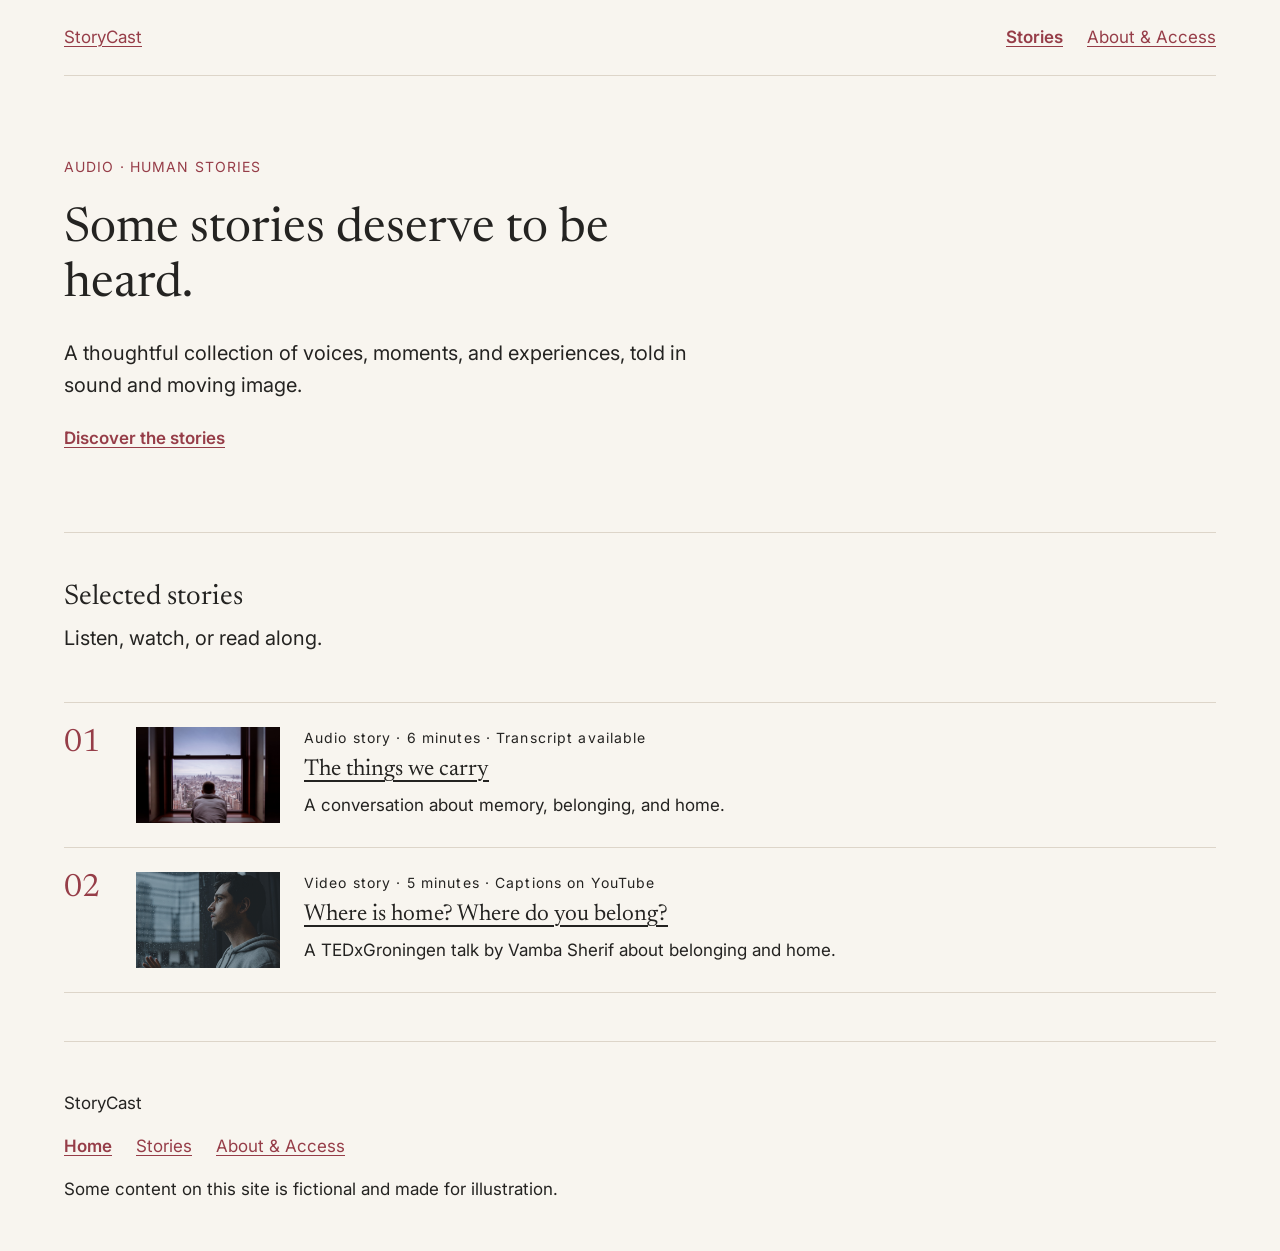
<file: index.html>
<!DOCTYPE html>
<html lang="en">
<head>
  <meta charset="UTF-8">
  <meta name="viewport" content="width=device-width, initial-scale=1.0">
  <title>StoryCast | Some stories deserve to be heard</title>
  <meta name="description" content="StoryCast is a quiet publication for audio and human stories.">

  <link rel="preconnect" href="https://fonts.googleapis.com">
  <link rel="preconnect" href="https://fonts.gstatic.com" crossorigin>
  <link href="https://fonts.googleapis.com/css2?family=Inter:wght@400;600&family=Newsreader:opsz,wght@6..72,400;6..72,600&display=swap" rel="stylesheet">

  <link rel="stylesheet" href="css/main.css">
</head>
<body>

  <a class="skip-link" href="#main">Skip to main content</a>

  <header class="site-header">
    <a class="site-header__logo" href="index.html">StoryCast</a>
    <nav class="site-nav" aria-label="Main">
      <ul class="site-nav__list">
        <li><a class="site-nav__link" href="index.html" aria-current="page">Stories</a></li>
        <li><a class="site-nav__link" href="about.html">About &amp; Access</a></li>
      </ul>
    </nav>
  </header>

  <main id="main">
       <section class="hero" aria-labelledby="hero-title">
      <p class="hero__label">Audio · Human stories</p>
      <h1 class="hero__title" id="hero-title">Some stories deserve to be heard.</h1>
      <p class="hero__text">
        A thoughtful collection of voices, moments, and experiences, told in sound and moving image.
      </p>
      <a class="hero__link" href="#stories">Discover the stories</a>
    </section>

        <section class="stories" id="stories" aria-labelledby="stories-title">
      <h2 class="stories__title" id="stories-title">Selected stories</h2>
      <p class="stories__intro">Listen, watch, or read along.</p>

      <ol class="story-list">
        <li class="story-entry">
          <span class="story-entry__number" aria-hidden="true">01</span>
          <img class="story-entry__image" src="assets/images/story-1.png" alt="A StoryCast title card in oxblood red" width="600" height="400" loading="lazy">
          <div class="story-entry__body">
            <p class="story-entry__meta">Audio story · 6 minutes · Transcript available</p>
            <h3 class="story-entry__title">
              <a href="story/story-one.html">The things we carry</a>
            </h3>
            <p class="story-entry__text">A conversation about memory, belonging, and home.</p>
          </div>
        </li>

        <li class="story-entry">
          <span class="story-entry__number" aria-hidden="true">02</span>
          <img class="story-entry__image" src="assets/images/story-2.png" alt="A StoryCast title card for the video story Where is home? Where do you belong?" width="600" height="400" loading="lazy">
          <div class="story-entry__body">
            <p class="story-entry__meta">Video story · 5 minutes · Captions on YouTube</p>
            <h3 class="story-entry__title">
              <a href="story/story-two.html">Where is home? Where do you belong?</a>
            </h3>
            <p class="story-entry__text">A TEDxGroningen talk by Vamba Sherif about belonging and home.</p>
          </div>
        </li>
      </ol>
    </section>
  </main>
  <footer class="site-footer">
    <p class="site-footer__brand">StoryCast</p>
    <nav class="site-footer__nav" aria-label="Footer">
      <ul class="site-footer__list">
        <li><a class="site-footer__link" href="index.html" aria-current="page">Home</a></li>
        <li><a class="site-footer__link" href="index.html#stories">Stories</a></li>
        <li><a class="site-footer__link" href="about.html">About &amp; Access</a></li>
      </ul>
    </nav>
    <p class="site-footer__note">Some content on this site is fictional and made for illustration.</p>
  </footer>
</body>
</html>
</file>
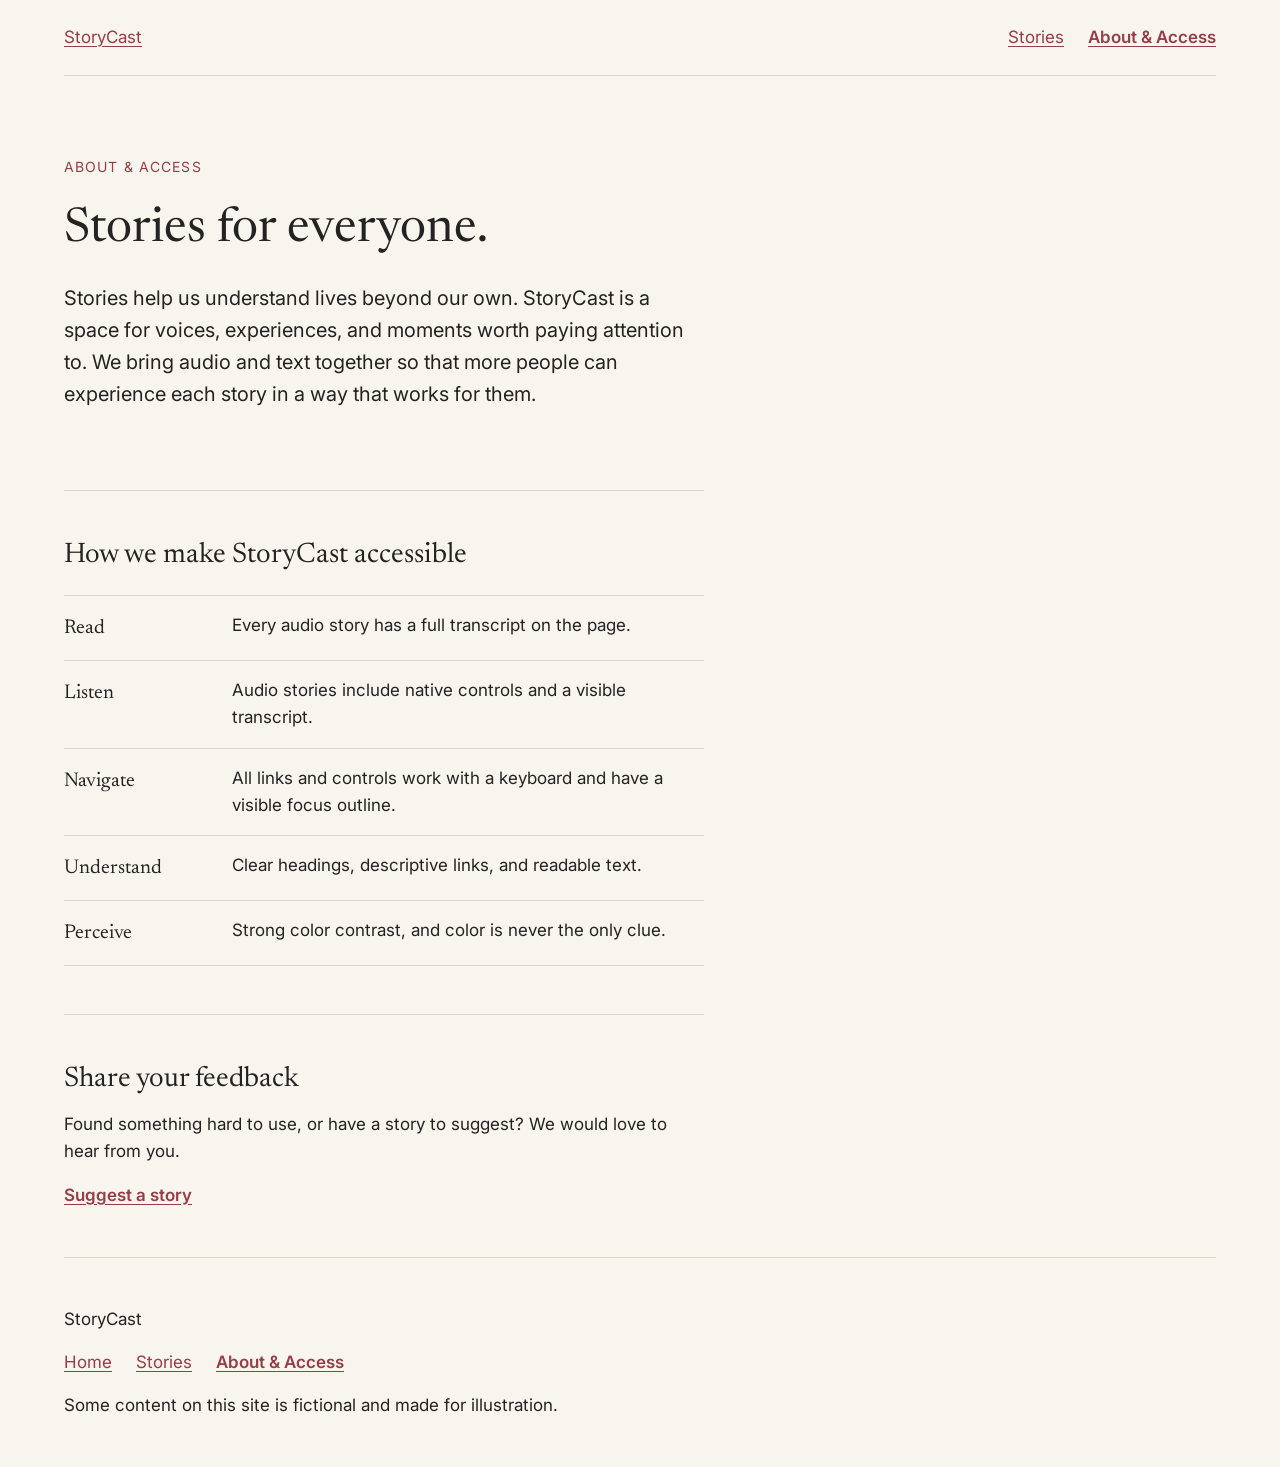
<file: about.html>
<!DOCTYPE html>
<html lang="en">
<head>
  <meta charset="UTF-8">
  <meta name="viewport" content="width=device-width, initial-scale=1.0">
  <title>About &amp; Access | StoryCast</title>
  <meta name="description" content="The mission of StoryCast and how we make stories accessible.">

  <link rel="preconnect" href="https://fonts.googleapis.com">
  <link rel="preconnect" href="https://fonts.gstatic.com" crossorigin>
  <link href="https://fonts.googleapis.com/css2?family=Inter:wght@400;600&family=Newsreader:opsz,wght@6..72,400;6..72,600&display=swap" rel="stylesheet">
  <link rel="stylesheet" href="css/main.css">
</head>
<body>
  <a class="skip-link" href="#main">Skip to main content</a>

  <header class="site-header">
    <a class="site-header__logo" href="index.html">StoryCast</a>
    <nav class="site-nav" aria-label="Main">
      <ul class="site-nav__list">
        <li><a class="site-nav__link" href="index.html#stories">Stories</a></li>
        <li><a class="site-nav__link" href="about.html" aria-current="page">About &amp; Access</a></li>
      </ul>
    </nav>
  </header>

  <main id="main">
    <section class="about" aria-labelledby="about-title">
      <p class="about__label">About &amp; Access</p>
      <h1 class="about__title" id="about-title">Stories for everyone.</h1>
      <p class="about__text">
        Stories help us understand lives beyond our own. StoryCast is a space for voices, experiences, and moments worth paying attention to. We bring audio and text together so that more people can experience each story in a way that works for them.
      </p>
    </section>

    <section class="access" aria-labelledby="access-title">
      <h2 class="access__title" id="access-title">How we make StoryCast accessible</h2>
      <dl class="access__list">
        <div class="access__item">
          <dt>Read</dt>
          <dd>Every audio story has a full transcript on the page.</dd>
        </div>
        <div class="access__item">
          <dt>Listen</dt>
          <dd>Audio stories include native controls and a visible transcript.</dd>
        </div>
        <div class="access__item">
          <dt>Navigate</dt>
          <dd>All links and controls work with a keyboard and have a visible focus outline.</dd>
        </div>
        <div class="access__item">
          <dt>Understand</dt>
          <dd>Clear headings, descriptive links, and readable text.</dd>
        </div>
        <div class="access__item">
          <dt>Perceive</dt>
          <dd>Strong color contrast, and color is never the only clue.</dd>
        </div>
      </dl>
    </section>

    <section class="feedback" aria-labelledby="feedback-title">
      <h2 class="feedback__title" id="feedback-title">Share your feedback</h2>
      <p class="feedback__text">
        Found something hard to use, or have a story to suggest? We would love to hear from you.
      </p>
      <a class="feedback__link" href="mailto:hello@storycast.example?subject=StoryCast%20feedback">Suggest a story</a>
    </section>
  </main>

  <footer class="site-footer">
    <p class="site-footer__brand">StoryCast</p>
    <nav class="site-footer__nav" aria-label="Footer">
      <ul class="site-footer__list">
        <li><a class="site-footer__link" href="index.html">Home</a></li>
        <li><a class="site-footer__link" href="index.html#stories">Stories</a></li>
        <li><a class="site-footer__link" href="about.html" aria-current="page">About &amp; Access</a></li>
      </ul>
    </nav>
    <p class="site-footer__note">Some content on this site is fictional and made for illustration.</p>
  </footer>
</body>
</html>
</file>
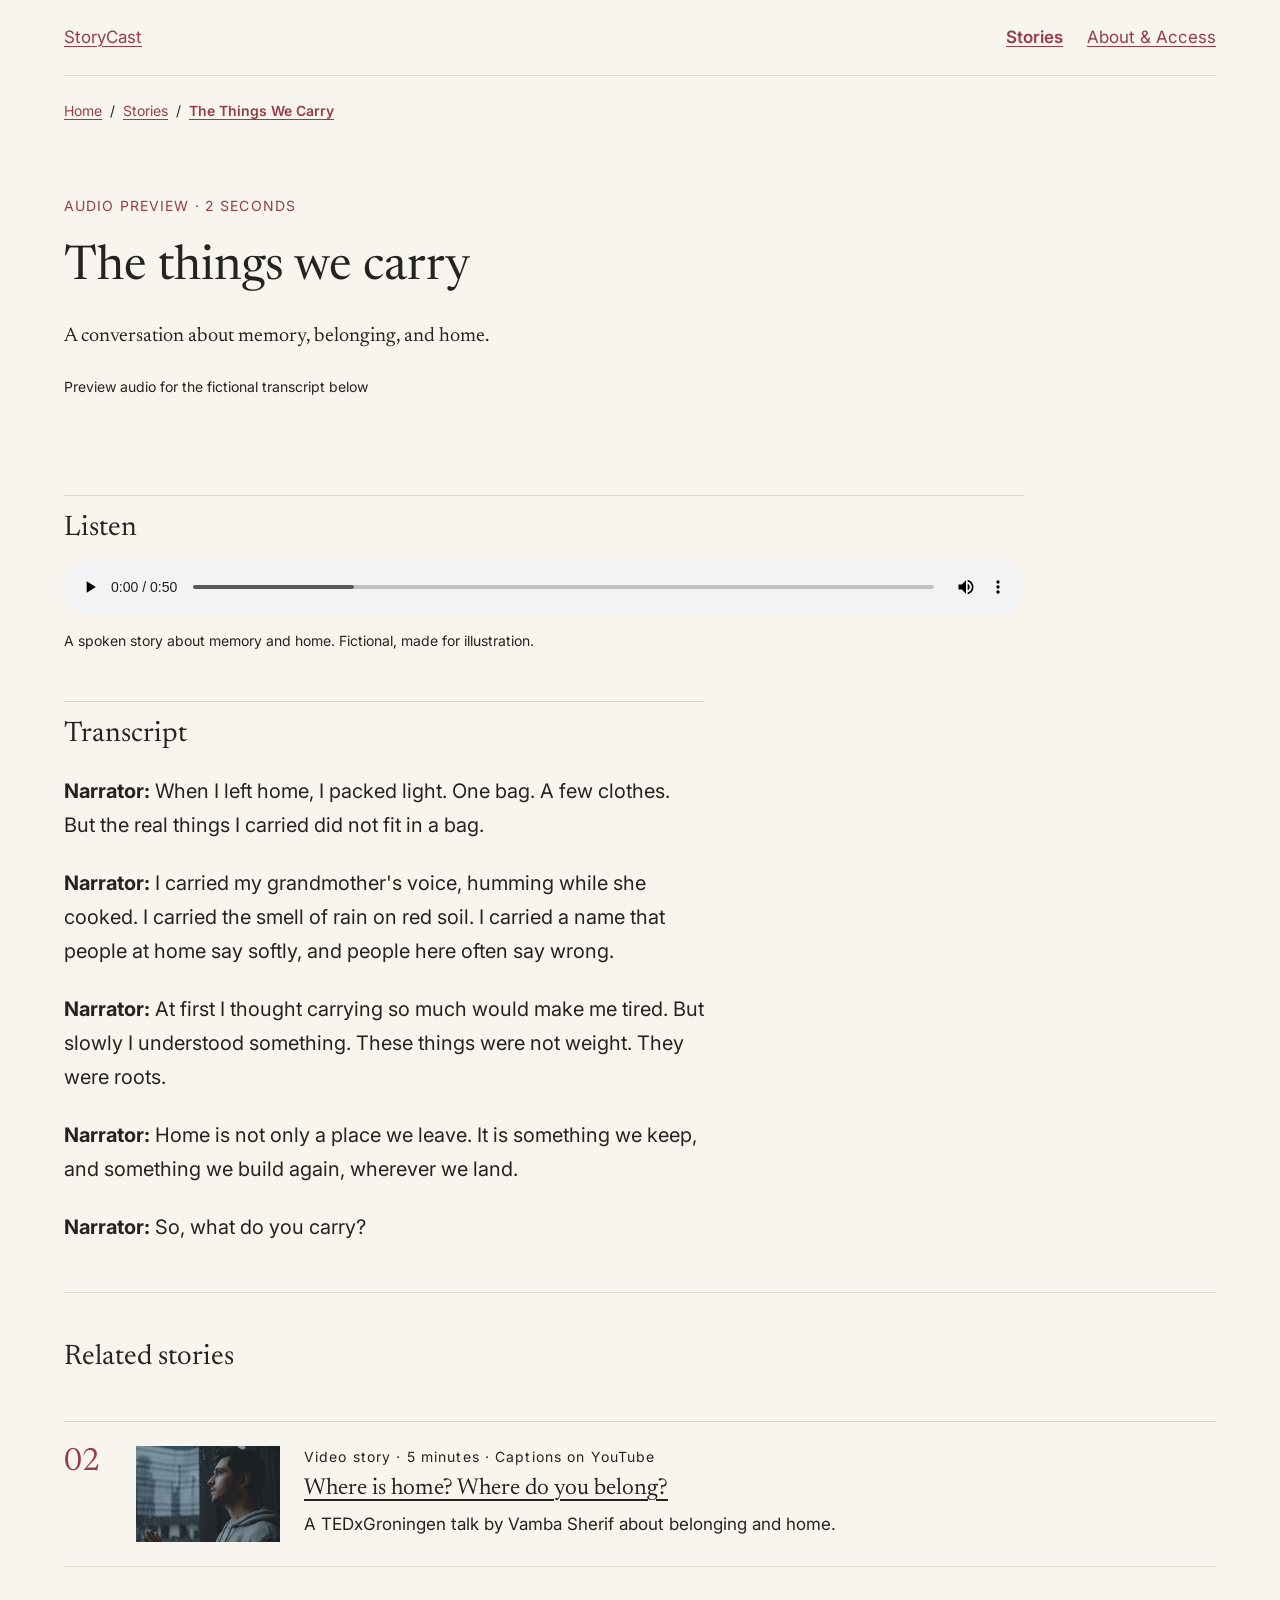
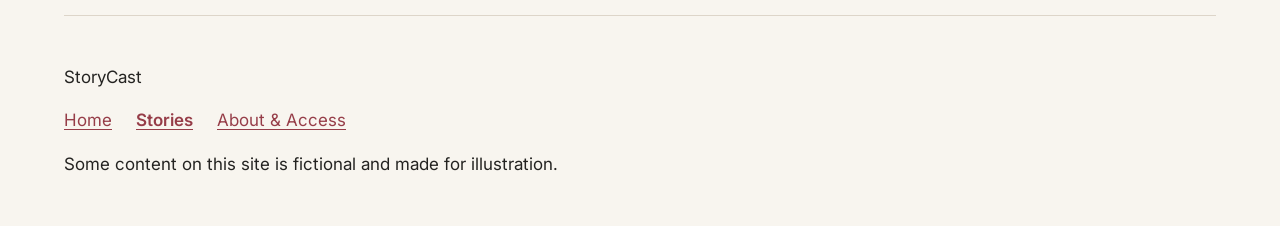
<file: story/story-one.html>
<!DOCTYPE html>
<html lang="en">
<head>
  <meta charset="UTF-8">
  <meta name="viewport" content="width=device-width, initial-scale=1.0">
  <title>The Things We Carry | StoryCast</title>
  <meta name="description" content="An audio story about memory, belonging, and home.">

  <link rel="preconnect" href="https://fonts.googleapis.com">
  <link rel="preconnect" href="https://fonts.gstatic.com" crossorigin>
  <link href="https://fonts.googleapis.com/css2?family=Inter:wght@400;600&family=Newsreader:opsz,wght@6..72,400;6..72,600&display=swap" rel="stylesheet">

  <link rel="stylesheet" href="../css/main.css">
</head>
<body>

  <a class="skip-link" href="#main">Skip to main content</a>

  <header class="site-header">
    <a class="site-header__logo" href="../index.html">StoryCast</a>
    <nav class="site-nav" aria-label="Main">
      <ul class="site-nav__list">
        <li><a class="site-nav__link" href="../index.html#stories" aria-current="page">Stories</a></li>
        <li><a class="site-nav__link" href="../about.html">About &amp; Access</a></li>
      </ul>
    </nav>
  </header>

  <main id="main">

    <nav class="breadcrumb" aria-label="Breadcrumb">
      <ol class="breadcrumb__list">
        <li><a href="../index.html">Home</a></li>
        <li><a href="../index.html#stories">Stories</a></li>
        <li><a href="story-one.html" aria-current="page">The Things We Carry</a></li>
      </ol>
    </nav>

    <article class="story">
      <header class="story__header">
        <p class="story__label">Audio preview · 2 seconds</p>
        <h1 class="story__title">The things we carry</h1>
        <p class="story__intro">
          A conversation about memory, belonging, and home.
        </p>
        <p class="story__credit">Preview audio for the fictional transcript below</p>
      </header>

      <section class="story__media" aria-labelledby="player-title">
        <h2 class="story__section-title" id="player-title">Listen</h2>
        <figure class="story__figure">
          <audio controls preload="metadata" aria-label="Audio preview for The Things We Carry, 2 seconds">
            <source src="../assets/audio/story-one.wav" type="audio/wav">
            Your browser does not support audio. Please read the transcript below.
          </audio>
          <figcaption class="story__caption">
            A spoken story about memory and home. Fictional, made for illustration.
          </figcaption>
        </figure>
      </section>

      <section class="transcript" aria-labelledby="transcript-title">
        <h2 class="story__section-title" id="transcript-title">Transcript</h2>
        <p><strong>Narrator:</strong> When I left home, I packed light. One bag. A few clothes. But the real things I carried did not fit in a bag.</p>
        <p><strong>Narrator:</strong> I carried my grandmother's voice, humming while she cooked. I carried the smell of rain on red soil. I carried a name that people at home say softly, and people here often say wrong.</p>
        <p><strong>Narrator:</strong> At first I thought carrying so much would make me tired. But slowly I understood something. These things were not weight. They were roots.</p>
        <p><strong>Narrator:</strong> Home is not only a place we leave. It is something we keep, and something we build again, wherever we land.</p>
        <p><strong>Narrator:</strong> So, what do you carry?</p>
      </section>

    </article>

        <section class="stories" aria-labelledby="related-title">
      <h2 class="stories__title" id="related-title">Related stories</h2>

      <ol class="story-list">
        <li class="story-entry">
          <span class="story-entry__number" aria-hidden="true">02</span>
          <img class="story-entry__image" src="../assets/images/story-2.png" alt="A StoryCast title card for the video story Where is home? Where do you belong?" width="600" height="400" loading="lazy">
          <div class="story-entry__body">
            <p class="story-entry__meta">Video story · 5 minutes · Captions on YouTube</p>
            <h3 class="story-entry__title">
              <a href="story-two.html">Where is home? Where do you belong?</a>
            </h3>
            <p class="story-entry__text">A TEDxGroningen talk by Vamba Sherif about belonging and home.</p>
          </div>
        </li>
      </ol>
    </section>

  </main>

    <footer class="site-footer">
    <p class="site-footer__brand">StoryCast</p>
    <nav class="site-footer__nav" aria-label="Footer">
      <ul class="site-footer__list">
        <li><a class="site-footer__link" href="../index.html">Home</a></li>
        <li><a class="site-footer__link" href="../index.html#stories" aria-current="page">Stories</a></li>
        <li><a class="site-footer__link" href="../about.html">About &amp; Access</a></li>
      </ul>
    </nav>
    <p class="site-footer__note">Some content on this site is fictional and made for illustration.</p>
  </footer>

</body>
</html>
</file>
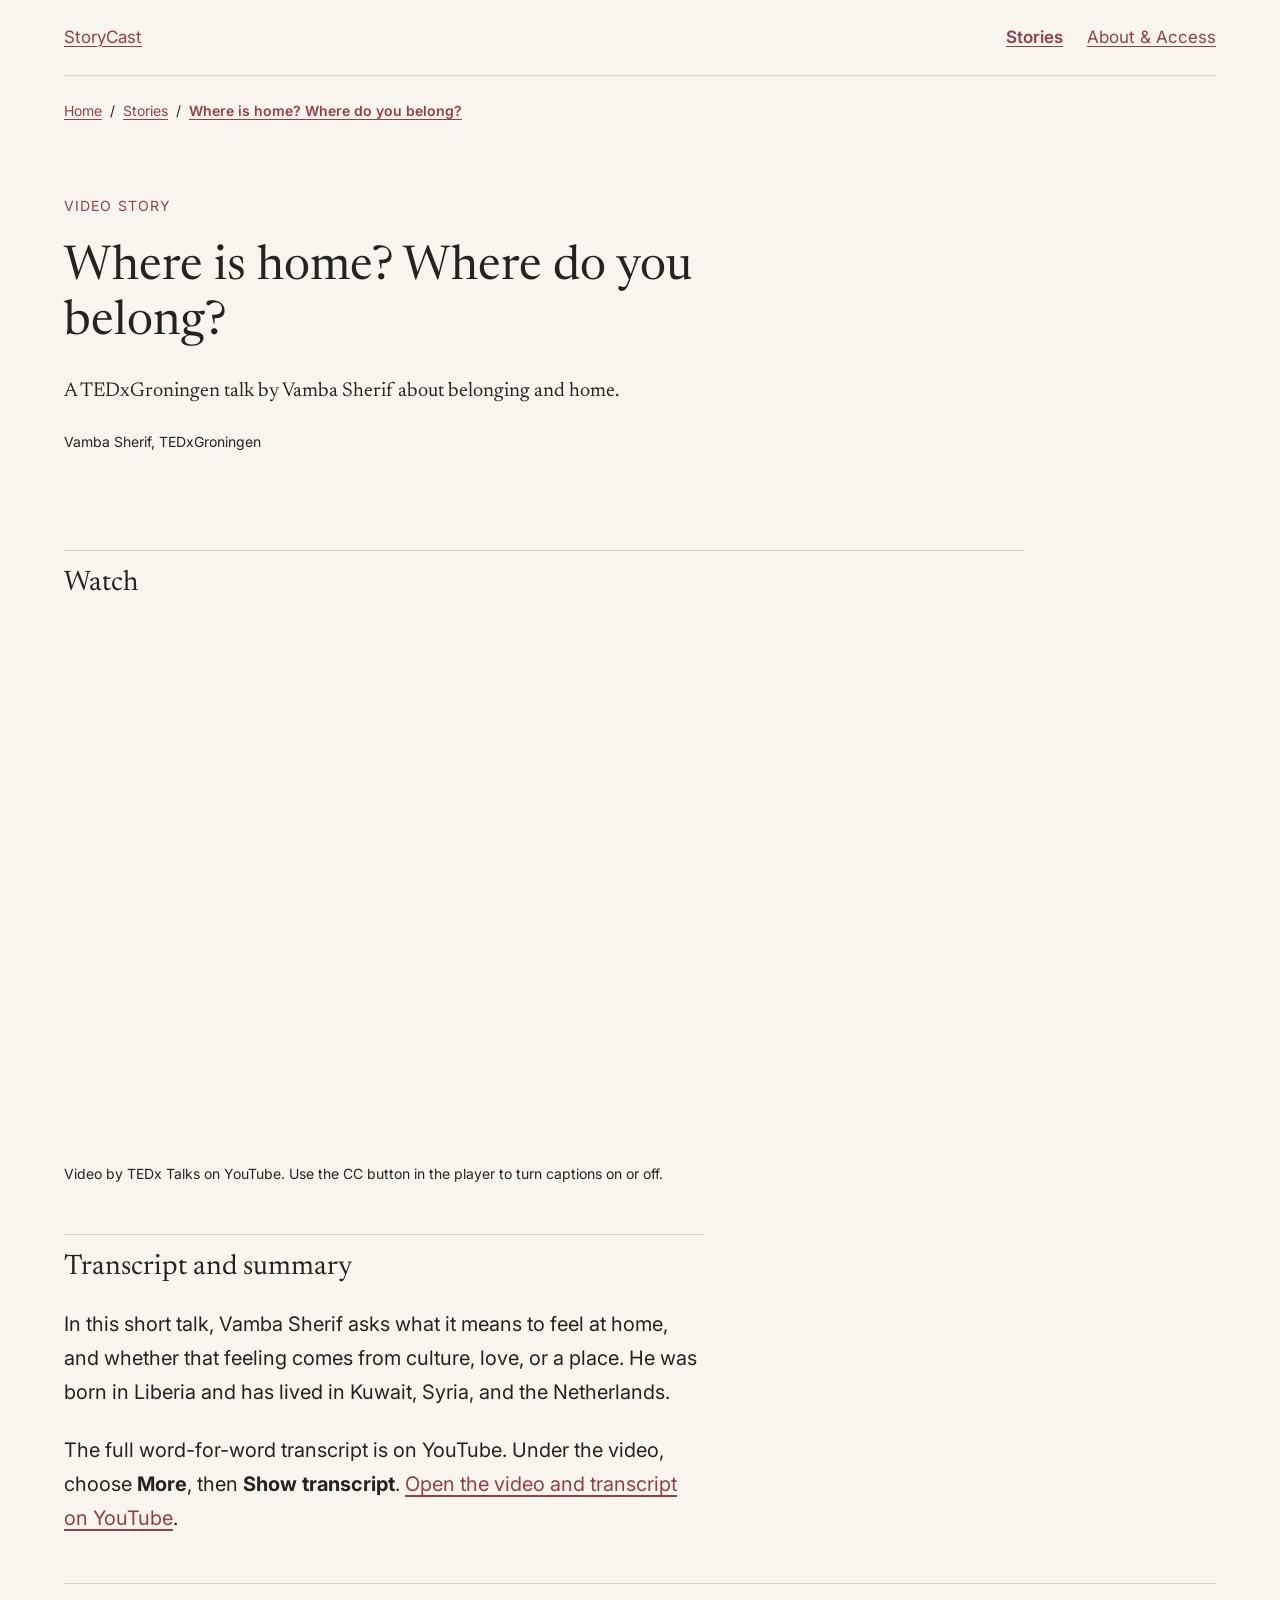
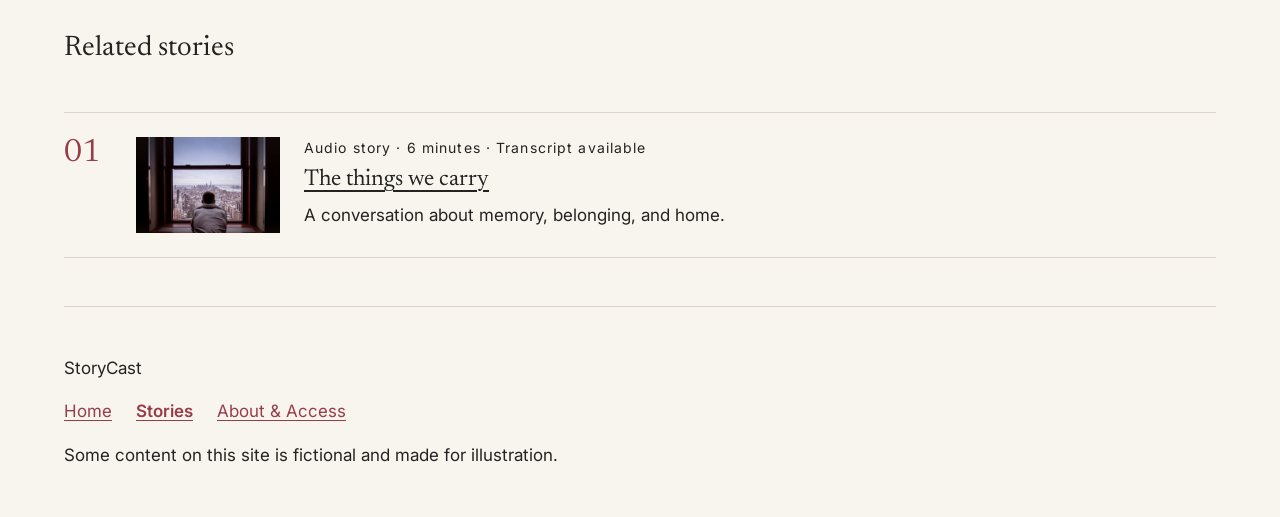
<file: story/story-two.html>
<!DOCTYPE html>
<html lang="en">
<head>
  <meta charset="UTF-8">
  <meta name="viewport" content="width=device-width, initial-scale=1.0">
  <title>Where Is Home? Where Do You Belong? | StoryCast</title>
  <meta name="description" content="A TEDxGroningen video story by Vamba Sherif about belonging and home.">

  <link rel="preconnect" href="https://fonts.googleapis.com">
  <link rel="preconnect" href="https://fonts.gstatic.com" crossorigin>
  <link href="https://fonts.googleapis.com/css2?family=Inter:wght@400;600&family=Newsreader:opsz,wght@6..72,400;6..72,600&display=swap" rel="stylesheet">
  <link rel="stylesheet" href="../css/main.css">
</head>
<body>
  <a class="skip-link" href="#main">Skip to main content</a>

  <header class="site-header">
    <a class="site-header__logo" href="../index.html">StoryCast</a>
    <nav class="site-nav" aria-label="Main">
      <ul class="site-nav__list">
        <li><a class="site-nav__link" href="../index.html#stories" aria-current="page">Stories</a></li>
        <li><a class="site-nav__link" href="../about.html">About &amp; Access</a></li>
      </ul>
    </nav>
  </header>

  <main id="main">
    <nav class="breadcrumb" aria-label="Breadcrumb">
      <ol class="breadcrumb__list">
        <li><a href="../index.html">Home</a></li>
        <li><a href="../index.html#stories">Stories</a></li>
        <li><a href="story-two.html" aria-current="page">Where is home? Where do you belong?</a></li>
      </ol>
    </nav>

    <article class="story">
      <header class="story__header">
        <p class="story__label">Video story</p>
        <h1 class="story__title">Where is home? Where do you belong?</h1>
        <p class="story__intro">A TEDxGroningen talk by Vamba Sherif about belonging and home.</p>
        <p class="story__credit">Vamba Sherif, TEDxGroningen</p>
      </header>

      <section class="story__media" aria-labelledby="video-title">
        <h2 class="story__section-title" id="video-title">Watch</h2>
        <figure class="story__figure">
          <div class="story__video">
            <iframe
              src="https://www.youtube-nocookie.com/embed/c0mVa7d08tg?cc_load_policy=1"
              title="Where is home? Where do you belong? by Vamba Sherif at TEDxGroningen"
              loading="lazy"
              allow="encrypted-media; picture-in-picture"
              allowfullscreen></iframe>
          </div>
          <figcaption class="story__caption">Video by TEDx Talks on YouTube. Use the CC button in the player to turn captions on or off.</figcaption>
        </figure>
      </section>

           <section class="transcript" aria-labelledby="transcript-title">
        <h2 class="story__section-title" id="transcript-title">Transcript and summary</h2>
        <p>
          In this short talk, Vamba Sherif asks what it means to feel at home,
          and whether that feeling comes from culture, love, or a place.
          He was born in Liberia and has lived in Kuwait, Syria, and the Netherlands.
        </p>
        <p>
          The full word-for-word transcript is on YouTube. Under the video, choose
          <strong>More</strong>, then <strong>Show transcript</strong>.
          <a href="https://www.youtube.com/watch?v=c0mVa7d08tg">Open the video and transcript on YouTube</a>.
        </p>
      </section>
    </article>

    <section class="stories" aria-labelledby="related-title">
      <h2 class="stories__title" id="related-title">Related stories</h2>
      <ol class="story-list">
        <li class="story-entry">
          <span class="story-entry__number" aria-hidden="true">01</span>
          <img class="story-entry__image" src="../assets/images/story-1.png" alt="A StoryCast title card for The things we carry" width="600" height="400" loading="lazy">
          <div class="story-entry__body">
            <p class="story-entry__meta">Audio story · 6 minutes · Transcript available</p>
            <h3 class="story-entry__title"><a href="story-one.html">The things we carry</a></h3>
            <p class="story-entry__text">A conversation about memory, belonging, and home.</p>
          </div>
        </li>
      </ol>
    </section>
  </main>

  <footer class="site-footer">
    <p class="site-footer__brand">StoryCast</p>
    <nav class="site-footer__nav" aria-label="Footer">
      <ul class="site-footer__list">
        <li><a class="site-footer__link" href="../index.html">Home</a></li>
        <li><a class="site-footer__link" href="../index.html#stories" aria-current="page">Stories</a></li>
        <li><a class="site-footer__link" href="../about.html">About &amp; Access</a></li>
      </ul>
    </nav>
    <p class="site-footer__note">Some content on this site is fictional and made for illustration.</p>
  </footer>
</body>
</html>
</file>
<file: css/main.css>
@layer reset, base, layout, components, utilities;
@layer reset {
  *,
  *::before,
  *::after {
    box-sizing: border-box;
  }
  * {
    margin: 0;
  }
  img {
    display: block;
    max-width: 100%;
    height: auto;
  }
  ul,
  ol {
    list-style: none;
    padding: 0;
  }
}
@layer base {
  body {
    background: #F8F5EF;
    color: #242321;
    font-family: "Inter", system-ui, sans-serif;
    font-size: 1.0625rem;
    line-height: 1.6;
  }
  h1,
  h2,
  h3 {
    font-family: "Newsreader", Georgia, serif;
    font-weight: 400;
    line-height: 1.15;
  }
  h1 {
    font-size: clamp(2rem, 4vw, 3rem);
  }
  h2 {
    font-size: clamp(1.35rem, 2.2vw, 2rem);
  }
  h3 {
    font-size: clamp(1.2rem, 1.8vw, 1.5rem);
  }
  a {
    color: #963D48;
    text-underline-offset: 0.2em;
  }
}
@layer layout {
  .site-header,
  .site-footer,
  main {
    width: min(100% - 2 * 1.5rem, 72rem);
    margin-inline: auto;
  }
  .site-header {
    display: flex;
    flex-wrap: wrap;
    justify-content: space-between;
    align-items: center;
    gap: 1rem;
    padding-block: 1.5rem;
    border-bottom: 1px solid #DDD5C9;
  }
  .site-nav__list {
    display: flex;
    flex-wrap: wrap;
    gap: 1.5rem;
  }
  .hero {
    max-width: 40rem;
    padding-block: 5rem;
  }
  .hero > * + * {
    margin-top: 1.5rem;
  }
  .stories {
    padding-block: 3rem;
    border-top: 1px solid #DDD5C9;
  }
  .site-footer {
    display: grid;
    gap: 1rem;
    padding-block: 3rem;
    border-top: 1px solid #DDD5C9;
  }
  .site-footer__list {
    display: flex;
    flex-wrap: wrap;
    gap: 1.5rem;
  }
  .breadcrumb {
    padding-block: 1.5rem;
  }
  .story {
    max-width: 40rem;
    padding-bottom: 3rem;
  }
  .story__header {
    padding-block: 3rem;
  }
  .story__header > * + * {
    margin-top: 1.5rem;
  }
  .story__media,
  .transcript {
    margin-top: 3rem;
  }
  .story__media {
    width: min(60rem, 100vw - 2 * 1.5rem);
  }
  .story__figure {
    margin: 0;
  }
  .transcript > * + * {
    margin-top: 1.5rem;
  }
  .about {
    max-width: 40rem;
    padding-block: 5rem;
  }
  .about > * + * {
    margin-top: 1.5rem;
  }
  .access,
  .feedback {
    max-width: 40rem;
    padding-block: 3rem;
    border-top: 1px solid #DDD5C9;
  }
  .access__list {
    margin-top: 1.5rem;
  }
  .access__item {
    display: grid;
    grid-template-columns: 9rem minmax(0, 1fr);
    gap: 1.5rem;
    padding-block: 1rem;
    border-top: 1px solid #DDD5C9;
  }
  .access__item:last-child {
    border-bottom: 1px solid #DDD5C9;
  }
  .feedback > * + * {
    margin-top: 1rem;
  }
}
@layer components {
  .hero__label,
  .story-entry__meta {
    font-size: 0.875rem;
    letter-spacing: 0.08em;
  }
  .hero__label {
    text-transform: uppercase;
    color: #963D48;
  }
  .story-entry__meta {
    color: #242321;
  }
  .hero__text,
  .stories__intro {
    font-size: 1.25rem;
  }
  .hero__link {
    display: inline-block;
    font-weight: 600;
  }
  .stories__intro {
    margin-top: 0.5rem;
  }
  .story-list {
    container-type: inline-size;
    margin-top: 3rem;
  }
  .story-entry {
    display: grid;
    grid-template-columns: 3rem 9rem minmax(0, 1fr);
    gap: 1.5rem;
    align-items: start;
    padding-block: 1.5rem;
    border-top: 1px solid #DDD5C9;
  }
  .story-entry:last-child {
    border-bottom: 1px solid #DDD5C9;
  }
  .story-entry__number {
    font-family: "Newsreader", Georgia, serif;
    font-size: clamp(1.5rem, 2.5vw, 2.25rem);
    line-height: 1;
    color: #963D48;
  }
  .story-entry__image {
    width: 100%;
    aspect-ratio: 3/2;
    object-fit: cover;
  }
  .story-entry__title {
    margin-block: 0.5rem;
  }
  .story-entry__title a {
    color: #242321;
  }
  @container (max-width: 34rem) {
    .story-entry {
      grid-template-columns: 1fr;
      gap: 1rem;
    }
  }
  .breadcrumb__list {
    display: flex;
    flex-wrap: wrap;
    gap: 0.5rem;
    font-size: 0.875rem;
  }
  .breadcrumb__list li + li::before {
    content: "/";
    margin-right: 0.5rem;
    color: #242321;
  }
  .story__label {
    font-size: 0.875rem;
    letter-spacing: 0.08em;
    text-transform: uppercase;
    color: #963D48;
  }
  .story__intro {
    font-family: "Newsreader", Georgia, serif;
    font-size: 1.25rem;
  }
  .story__credit {
    font-size: 0.875rem;
  }
  .story__section-title {
    margin-bottom: 1rem;
    padding-top: 1rem;
    border-top: 1px solid #DDD5C9;
  }
  .story__figure audio {
    width: 100%;
  }
  .story__video {
    width: 100%;
    aspect-ratio: 16/9;
  }
  .story__video iframe {
    display: block;
    width: 100%;
    height: 100%;
    border: 0;
  }
  .story__caption {
    margin-top: 0.5rem;
    font-size: 0.875rem;
  }
  .transcript {
    font-size: 1.25rem;
    line-height: 1.7;
  }
  .about__label {
    font-size: 0.875rem;
    letter-spacing: 0.08em;
    text-transform: uppercase;
    color: #963D48;
  }
  .about__text {
    font-size: 1.25rem;
  }
  .access__item dt {
    font-family: "Newsreader", Georgia, serif;
    font-size: 1.25rem;
  }
  .access__item dd {
    margin: 0;
  }
  .feedback__link {
    display: inline-block;
    font-weight: 600;
  }
  @media (max-width: 36rem) {
    .access__item {
      grid-template-columns: 1fr;
      gap: 0.5rem;
    }
  }
}
@layer utilities {
  .skip-link {
    position: absolute;
    top: 0;
    left: 1rem;
    padding: 0.5rem 1rem;
    background: #242321;
    color: #F8F5EF;
    transform: translateY(-120%);
  }
  .skip-link:focus {
    transform: translateY(0);
  }
  a:focus-visible,
  button:focus-visible,
  audio:focus-visible {
    outline: 3px solid #963D48;
    outline-offset: 3px;
  }
  [aria-current=page] {
    font-weight: 600;
  }
  @media (prefers-reduced-motion: reduce) {
    * {
      animation: none !important;
      transition: none !important;
      scroll-behavior: auto !important;
    }
  }
}

/*# sourceMappingURL=main.css.map */
</file>
